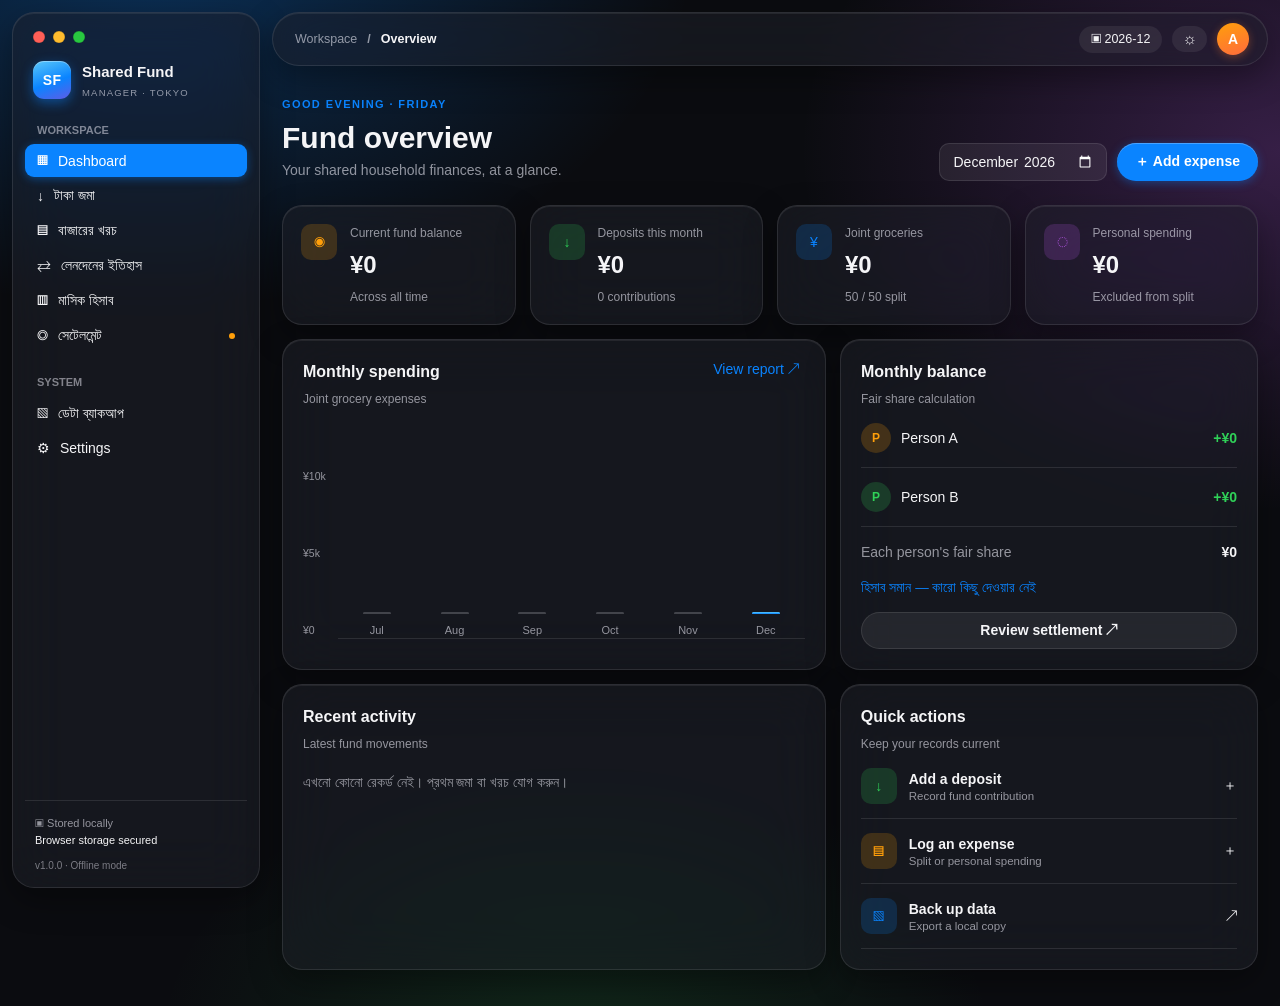
<file: index.html>
<!doctype html>
<html lang="bn">
<head>
  <meta charset="UTF-8" />
  <meta name="viewport" content="width=device-width, initial-scale=1.0" />
  <meta name="color-scheme" content="dark light" />
  <title>Shared Fund Manager</title>
  <link rel="stylesheet" href="fund-manager.css" />
</head>
<body>
  <div class="app-shell">
    <aside class="sidebar">
      <div class="traffic" aria-hidden="true"><i></i><i></i><i></i></div>
      <div class="brand"><div class="brand-mark">SF</div><div><strong>Shared Fund</strong><span>MANAGER · TOKYO</span></div></div>
      <div class="nav-label">WORKSPACE</div>
      <nav>
        <button class="active" data-page="dashboard">▦ <span>Dashboard</span></button>
        <button data-page="deposits">↓ <span>টাকা জমা</span></button>
        <button data-page="expenses">▤ <span>বাজারের খরচ</span></button>
        <button data-page="transactions">⇄ <span>লেনদেনের ইতিহাস</span></button>
        <button data-page="reports">▥ <span>মাসিক হিসাব</span></button>
        <button data-page="settlement">◎ <span>সেটেলমেন্ট</span><i class="nav-dot"></i></button>
      </nav>
      <div class="nav-label secondary-label">SYSTEM</div>
      <nav><button data-page="backup">▧ <span>ডেটা ব্যাকআপ</span></button><button data-page="settings">⚙ <span>Settings</span></button></nav>
      <div class="sidebar-bottom"><div class="secure">▣ <span>Stored locally<br><b>Browser storage secured</b></span></div><div class="version">v1.0.0 · Offline mode</div></div>
    </aside>
    <main class="main-content">
      <header class="topbar"><button class="mobile-menu" aria-label="Open menu">☰</button><div class="breadcrumb"><span>Workspace</span><b>/</b><strong id="breadcrumb">Overview</strong></div><div class="top-actions"><button class="date-pill" id="date-toggle" type="button" title="মাস বাছুন">▣ <span id="top-month"></span></button><input id="top-month-picker" type="month" aria-label="মাস বাছুন" tabindex="-1" /><button class="theme-toggle" id="theme-toggle" type="button" aria-label="থিম পরিবর্তন করুন">☼</button><button class="avatar">A</button></div></header>
      <div class="content" id="app"></div>
    </main>
  </div>
  <div class="toast" id="toast"></div>
  <script src="fund-manager.js"></script>
</body>
</html>
</file>
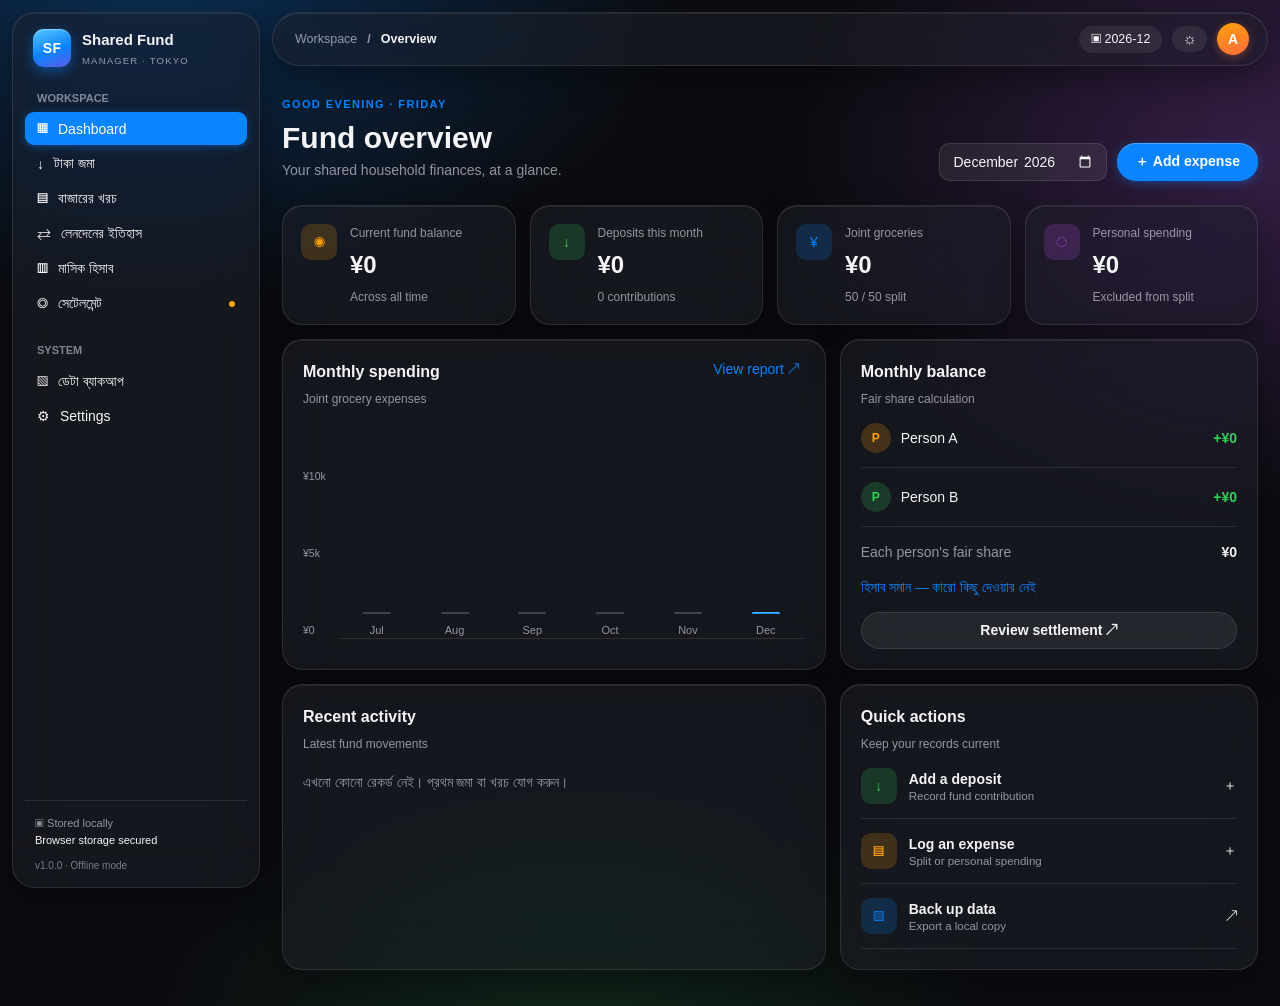
<file: fund-manager.html>
<!doctype html>
<html lang="bn">
<head>
  <meta charset="UTF-8" />
  <meta name="viewport" content="width=device-width, initial-scale=1.0" />
  <title>Shared Fund Manager</title>
  <link rel="stylesheet" href="fund-manager.css" />
</head>
<body>
  <div class="app-shell">
    <aside class="sidebar">
      <div class="brand"><div class="brand-mark">SF</div><div><strong>Shared Fund</strong><span>MANAGER · TOKYO</span></div></div>
      <div class="nav-label">WORKSPACE</div>
      <nav>
        <button class="active" data-page="dashboard">▦ <span>Dashboard</span></button>
        <button data-page="deposits">↓ <span>টাকা জমা</span></button>
        <button data-page="expenses">▤ <span>বাজারের খরচ</span></button>
        <button data-page="transactions">⇄ <span>লেনদেনের ইতিহাস</span></button>
        <button data-page="reports">▥ <span>মাসিক হিসাব</span></button>
        <button data-page="settlement">◎ <span>সেটেলমেন্ট</span><i class="nav-dot"></i></button>
      </nav>
      <div class="nav-label secondary-label">SYSTEM</div>
      <nav><button data-page="backup">▧ <span>ডেটা ব্যাকআপ</span></button><button data-page="settings">⚙ <span>Settings</span></button></nav>
      <div class="sidebar-bottom"><div class="secure">▣ <span>Stored locally<br><b>Browser storage secured</b></span></div><div class="version">v1.0.0 · Offline mode</div></div>
    </aside>
    <main class="main-content">
      <header class="topbar"><button class="mobile-menu" aria-label="Open menu">☰</button><div class="breadcrumb"><span>Workspace</span><b>/</b><strong id="breadcrumb">Overview</strong></div><div class="top-actions"><button class="date-pill" id="date-toggle" type="button" title="মাস বাছুন">▣ <span id="top-month"></span></button><input id="top-month-picker" type="month" aria-label="মাস বাছুন" tabindex="-1" /><button class="theme-toggle" id="theme-toggle" type="button" aria-label="থিম পরিবর্তন করুন">☼</button><button class="avatar">A</button></div></header>
      <div class="content" id="app"></div>
    </main>
  </div>
  <div class="toast" id="toast"></div>
  <script src="fund-manager.js"></script>
</body>
</html>
</file>
<file: fund-manager.css>
/* Shared Fund Manager — macOS "Liquid Glass" inspired theme (offline, system fonts only) */
:root{
  --bg:#0b0c10;--panel:rgba(30,32,38,.58);--panel2:rgba(255,255,255,.06);--line:rgba(255,255,255,.10);
  --muted:rgba(235,235,245,.60);--text:#f5f5f7;--accent:#0a84ff;--accent-ink:#fff;
  --orange:#ff9f0a;--green:#30d158;--blue:#0a84ff;--purple:#bf5af2;--red:#ff453a;--danger:#ff6961;
  --gold:var(--accent);--glass-blur:blur(28px) saturate(180%);--field:rgba(255,255,255,.07);
  --shadow:0 1px 0 rgba(255,255,255,.07) inset,0 12px 32px rgba(0,0,0,.35);
  --wall:radial-gradient(900px 600px at 12% -5%,rgba(10,132,255,.30),transparent 60%),radial-gradient(800px 600px at 100% 15%,rgba(191,90,242,.24),transparent 60%),radial-gradient(700px 500px at 45% 105%,rgba(48,209,88,.14),transparent 60%),#0b0c10;
  --font:-apple-system,BlinkMacSystemFont,"SF Pro Text","SF Pro Display","Helvetica Neue","Segoe UI","Hiragino Sans","Noto Sans Bengali","Kohinoor Bangla","Bangla Sangam MN","Nirmala UI","Hind Siliguri",Arial,sans-serif;
  color-scheme:dark}
.light-theme{
  --bg:#eceef5;--panel:rgba(255,255,255,.62);--panel2:rgba(0,0,0,.04);--line:rgba(0,0,0,.09);
  --muted:rgba(60,60,67,.62);--text:#1d1d1f;--accent:#007aff;
  --orange:#e08600;--green:#1fa14a;--blue:#007aff;--purple:#a23bd6;--red:#e5342b;--danger:#e5342b;
  --field:rgba(0,0,0,.05);--shadow:0 1px 0 rgba(255,255,255,.8) inset,0 10px 28px rgba(40,50,90,.12);
  --wall:radial-gradient(900px 600px at 12% -5%,rgba(0,122,255,.20),transparent 60%),radial-gradient(800px 600px at 100% 15%,rgba(191,90,242,.16),transparent 60%),radial-gradient(700px 500px at 45% 105%,rgba(48,209,88,.12),transparent 60%),#eceef5;
  color-scheme:light}
*{box-sizing:border-box}
html{-webkit-text-size-adjust:100%}
body{margin:0;background:var(--wall) fixed;color:var(--text);font:14px/1.5 var(--font);-webkit-font-smoothing:antialiased;-moz-osx-font-smoothing:grayscale}
button,input,select{font-family:inherit;font-size:inherit}
::selection{background:color-mix(in srgb,var(--accent) 35%,transparent)}
::-webkit-scrollbar{width:10px;height:10px}::-webkit-scrollbar-thumb{background:rgba(128,128,140,.35);border-radius:10px;border:2px solid transparent;background-clip:content-box}

/* layout */
.app-shell{min-height:100vh;display:flex;align-items:flex-start;gap:12px;padding:12px}
.sidebar{width:248px;flex:none;position:sticky;top:12px;height:calc(100vh - 24px);display:flex;flex-direction:column;padding:16px 12px 14px;background:var(--panel);backdrop-filter:var(--glass-blur);-webkit-backdrop-filter:var(--glass-blur);border:1px solid var(--line);border-radius:22px;box-shadow:var(--shadow);overflow-y:auto}
.traffic{display:flex;gap:8px;padding:2px 8px 18px}.traffic i{width:12px;height:12px;border-radius:50%;display:block;box-shadow:0 0 0 .5px rgba(0,0,0,.25) inset}.traffic i:nth-child(1){background:#ff5f57}.traffic i:nth-child(2){background:#febc2e}.traffic i:nth-child(3){background:#28c840}
.brand{display:flex;gap:11px;align-items:center;padding:0 8px 22px}
.brand-mark{width:38px;height:38px;border-radius:11px;background:linear-gradient(160deg,#5ac8fa,var(--accent) 55%,#5e5ce6);color:#fff;display:grid;place-items:center;font-weight:700;letter-spacing:.3px;box-shadow:0 4px 12px color-mix(in srgb,var(--accent) 45%,transparent),0 1px 0 rgba(255,255,255,.35) inset}
.brand strong{display:block;font-size:15px;font-weight:600}
.brand span{display:block;color:var(--muted);font-size:9.5px;letter-spacing:1.2px;margin-top:2px}
.nav-label{font-size:11px;font-weight:600;color:var(--muted);padding:0 12px 6px;opacity:.85}
.secondary-label{margin-top:22px}
nav{display:grid;gap:2px}
nav button{border:0;background:none;color:var(--text);text-align:left;padding:8px 12px;border-radius:9px;display:flex;gap:10px;align-items:center;transition:background .15s}
nav button:hover{background:var(--panel2)}
nav button.active{background:var(--accent);color:var(--accent-ink);font-weight:500;box-shadow:0 2px 8px color-mix(in srgb,var(--accent) 40%,transparent)}
.nav-dot{width:6px;height:6px;background:var(--orange);border-radius:50%;margin-left:auto}
nav button.active .nav-dot{background:#fff}
.sidebar-bottom{margin-top:auto}
.secure{border-top:1px solid var(--line);padding:14px 10px 10px;color:var(--muted);font-size:11px;line-height:1.5}
.secure b{color:var(--text);font-weight:500}
.version{font-size:10px;color:var(--muted);padding:0 10px;opacity:.8}
.main-content{flex:1;min-width:0}
.topbar{position:sticky;top:12px;z-index:5;height:54px;display:flex;align-items:center;justify-content:space-between;padding:0 18px 0 22px;background:var(--panel);backdrop-filter:var(--glass-blur);-webkit-backdrop-filter:var(--glass-blur);border:1px solid var(--line);border-radius:999px;box-shadow:var(--shadow)}
.breadcrumb{display:flex;gap:10px;color:var(--muted);font-size:12.5px}.breadcrumb strong{color:var(--text);font-weight:600}
.top-actions{display:flex;align-items:center;gap:10px}
.date-pill,.theme-toggle{border:0;background:var(--field);color:var(--text);cursor:pointer;padding:6px 12px;border-radius:999px;font-size:12.5px}
.date-pill:hover,.theme-toggle:hover{background:var(--panel2)}
.theme-toggle{font-size:16px;padding:4px 10px}
#top-month-picker{width:0;height:0;padding:0;border:0;opacity:0;position:absolute;pointer-events:none}
.avatar{border:0;background:linear-gradient(160deg,#ff9f0a,#ff6b3d);color:#fff;width:32px;height:32px;border-radius:50%;font-weight:600;box-shadow:0 2px 8px rgba(255,120,40,.35)}
.content{padding:30px 10px 24px;max-width:1500px}

/* headings */
.page-heading{display:flex;justify-content:space-between;align-items:flex-end;margin-bottom:24px;gap:16px}
.eyebrow{color:var(--accent);font-size:11px;letter-spacing:1.4px;font-weight:600}
.page-heading h1{font-size:30px;font-weight:700;margin:6px 0 4px;line-height:1.25}
.page-heading p{color:var(--muted);margin:0}
.heading-actions{display:flex;gap:10px;flex-wrap:wrap}
.heading-actions input,.field input,.field select,.filters input,.filters select{background:var(--field);border:1px solid var(--line);color:var(--text);border-radius:10px;padding:9px 12px;outline:none;transition:border-color .15s,box-shadow .15s}
.heading-actions input:focus,.field input:focus,.field select:focus,.filters input:focus,.filters select:focus{border-color:var(--accent);box-shadow:0 0 0 3px color-mix(in srgb,var(--accent) 28%,transparent)}

/* buttons */
.button{border:0;border-radius:999px;padding:9px 18px;font-weight:600;cursor:pointer;transition:transform .08s,filter .15s,background .15s}
.button:active{transform:scale(.98)}
.button:disabled{opacity:.55;cursor:default;transform:none}
.primary{background:var(--accent);color:var(--accent-ink);box-shadow:0 2px 10px color-mix(in srgb,var(--accent) 38%,transparent),0 1px 0 rgba(255,255,255,.25) inset}
.primary:hover:not(:disabled){filter:brightness(1.08)}
.outline{background:var(--field);border:1px solid var(--line);color:var(--text);box-shadow:none}
.outline:hover:not(:disabled){background:var(--panel2)}
.danger-btn{background:color-mix(in srgb,var(--red) 16%,transparent);color:var(--danger)}
.full{width:100%}
.ghost-button{background:none;border:0;color:var(--accent);cursor:pointer;font-weight:500}
.btn-row{display:grid;gap:10px}
.btn-row.spaced:has([data-act="setCash"]){grid-template-columns:1fr 1fr}
.btn-row+.sub{margin-top:10px}.split-line+.btn-row{margin-bottom:2px}
.icon-btn{background:var(--field);border:1px solid var(--line);color:var(--muted);width:28px;height:28px;border-radius:8px;margin-left:6px;cursor:pointer}
.icon-btn:hover{color:var(--accent);border-color:var(--accent)}.icon-btn.danger:hover{color:var(--danger);border-color:var(--danger)}
:focus-visible{outline:2px solid var(--accent);outline-offset:2px}

/* cards & panels */
.stats-grid,.report-grid{display:grid;grid-template-columns:repeat(4,1fr);gap:14px}
.stat-card,.panel{background:var(--panel);backdrop-filter:var(--glass-blur);-webkit-backdrop-filter:var(--glass-blur);border:1px solid var(--line);border-radius:20px;box-shadow:var(--shadow)}
.stat-card{padding:18px;display:flex;gap:13px;align-items:flex-start}
.stat-icon,.quick-icon,.activity-icon{width:36px;height:36px;border-radius:10px;display:grid;place-items:center;flex:none}
.stat-card span,.stat-card small{display:block;color:var(--muted);font-size:12px}
.stat-card strong{display:block;font-size:24px;font-weight:700;margin:5px 0;font-variant-numeric:tabular-nums}
.dashboard-grid,.bottom-grid{display:grid;grid-template-columns:1.3fr 1fr;gap:14px;margin-top:14px}
.panel{padding:20px}
.panel-head{display:flex;justify-content:space-between;align-items:flex-start;gap:10px}
.panel h2{margin:0 0 4px;font-size:16px;font-weight:600}
.panel-head span,.panel-head small{color:var(--muted);font-size:12px}
.spaced{margin-top:14px}

/* tints (shared by stat icons, badges, quick icons) */
.gold{--c:var(--orange)}.green{--c:var(--green)}.blue{--c:var(--blue)}.purple{--c:var(--purple)}.red{--c:var(--red)}
.stat-icon,.quick-icon,.badge,.deposit-icon,.expense-icon{background:color-mix(in srgb,var(--c,var(--muted)) 18%,transparent);color:var(--c,var(--muted))}
.deposit-icon{--c:var(--green)}.expense-icon{--c:var(--red)}
.badge{display:inline-block;padding:3px 11px;border-radius:999px;font-size:11.5px;font-weight:500;white-space:nowrap}

/* chart */
.chart{height:230px;display:flex;align-items:flex-end;padding-top:30px}
.bars{height:170px;flex:1;display:flex;align-items:flex-end;justify-content:space-around;border-bottom:1px solid var(--line)}
.bar-group{height:100%;display:flex;flex-direction:column;justify-content:flex-end;align-items:center;gap:8px;color:var(--muted);font-size:11px}
.bar{width:28px;background:color-mix(in srgb,var(--muted) 35%,transparent);border-radius:8px 8px 3px 3px;transition:height .3s}
.bar.selected{background:linear-gradient(180deg,#5ac8fa,var(--accent))}
.y-axis{height:170px;display:flex;flex-direction:column;justify-content:space-between;color:var(--muted);font-size:10.5px;margin-right:12px}
.bar-line{height:6px;background:var(--panel2);border-radius:4px;overflow:hidden}
.bar-line i{display:block;height:100%;background:linear-gradient(90deg,#5ac8fa,var(--accent));border-radius:4px}
.shop-row{padding:8px 0}

/* lists */
.member-row,.activity-row{display:flex;justify-content:space-between;align-items:center;padding:14px 0;border-bottom:1px solid var(--line)}
.member-row.compact{padding:6px 0;border:0}
.person{display:flex;align-items:center;gap:10px}
.person-avatar{width:30px;height:30px;border-radius:50%;display:grid;place-items:center;background:color-mix(in srgb,var(--orange) 20%,transparent);color:var(--orange);font-size:12px;font-weight:600}
.person-avatar.teal,.teal{background:color-mix(in srgb,var(--green) 20%,transparent);color:var(--green)}
.positive{color:var(--green)}.negative,.expense-number{color:var(--danger)}
.member-row strong,.activity-row b,.split-line b{font-variant-numeric:tabular-nums}
.split-line{display:flex;justify-content:space-between;gap:12px;color:var(--muted);padding:15px 0}
.split-line b{color:var(--text);font-weight:600}
.split-line.nopad{padding-top:0}
.owe,.big-result{line-height:1.5}
.owe{color:var(--accent);margin:0 0 14px;font-size:13.5px;font-weight:500}
.big-result{font-size:21px;font-weight:700;margin:8px 0 18px;font-variant-numeric:tabular-nums}
.quick-action{width:100%;border:0;border-bottom:1px solid var(--line);background:none;color:var(--text);padding:14px 0;display:flex;align-items:center;gap:12px;text-align:left;cursor:pointer}
.quick-action>span:nth-child(2){flex:1}
.quick-action small,.activity-copy span{display:block;color:var(--muted);font-size:11.5px;margin-top:3px}
.activity-row{gap:12px}.activity-copy{flex:1}.activity-copy strong{font-size:13px;font-weight:500}
.sub{display:block;color:var(--muted);font-size:12px;margin-top:4px;line-height:1.55}
.empty{color:var(--muted);padding:18px 0;margin:0}
.total-line{margin:12px 0 0}

/* tables */
.table-wrap{overflow-x:auto}
table{width:100%;border-collapse:collapse}
th{color:var(--muted);font-size:11.5px;font-weight:600;text-align:left;padding:10px 12px;border-bottom:1px solid var(--line);white-space:nowrap}
td{padding:12px;border-bottom:1px solid var(--line);vertical-align:middle}
th.num,td.num{text-align:right;white-space:nowrap;font-variant-numeric:tabular-nums}
tbody tr:hover{background:var(--panel2)}
.row-actions{text-align:right;white-space:nowrap}
.filters{display:flex;gap:10px;flex-wrap:wrap;margin-bottom:14px}
.filters input,.filters select{width:auto;flex:1;min-width:150px}

/* modal */
.modal-back{position:fixed;inset:0;background:rgba(0,0,0,.38);backdrop-filter:blur(8px);-webkit-backdrop-filter:blur(8px);display:grid;place-items:center;z-index:10;padding:16px}
.modal{background:color-mix(in srgb,var(--bg) 62%,transparent);backdrop-filter:blur(40px) saturate(180%);-webkit-backdrop-filter:blur(40px) saturate(180%);border:1px solid var(--line);border-radius:24px;padding:26px;width:100%;max-width:430px;max-height:92vh;overflow:auto;box-shadow:0 30px 80px rgba(0,0,0,.45),0 1px 0 rgba(255,255,255,.1) inset}
.light-theme .modal{background:rgba(255,255,255,.78)}
.modal h2{margin:0 0 18px;font-size:19px;font-weight:700}
.modal-actions{display:flex;justify-content:flex-end;gap:10px;margin-top:22px}
.field{display:block;margin-bottom:14px}
.field>span{display:block;color:var(--muted);font-size:12.5px;margin-bottom:6px}
.field input,.field select{width:100%;font-size:14px;padding:10px 12px}
.field input[type=file]{padding:9px}
.confirm-step h3{margin:6px 0 8px;font-size:17px;font-weight:600}
.step-kicker{display:inline-block;padding:3px 10px;border-radius:999px;background:color-mix(in srgb,var(--accent) 18%,transparent);color:var(--accent);font-size:11px;font-weight:600}

/* toast */
.toast{position:fixed;left:50%;transform:translateX(-50%);bottom:28px;background:var(--panel);backdrop-filter:var(--glass-blur);-webkit-backdrop-filter:var(--glass-blur);border:1px solid var(--line);padding:11px 20px;border-radius:999px;display:none;color:var(--text);box-shadow:var(--shadow);z-index:20}
.toast.show{display:block}
.mobile-menu{display:none;background:none;border:0;color:var(--text);font-size:20px;cursor:pointer}

/* responsive */
@media(max-width:1000px){.sidebar{width:220px}.stats-grid,.report-grid{grid-template-columns:repeat(2,1fr)}.dashboard-grid,.bottom-grid{grid-template-columns:1fr}}
@media(max-width:700px){
  .app-shell{padding:8px;gap:0}
  .sidebar{position:fixed;z-index:30;left:-270px;top:8px;bottom:8px;height:auto;width:250px;transition:left .25s;background:color-mix(in srgb,var(--bg) 80%,transparent)}
  .sidebar.open{left:8px}
  .mobile-menu{display:block}
  .topbar{top:8px;padding:0 12px}
  .content{padding:22px 4px}
  .page-heading{align-items:flex-start;flex-direction:column;gap:16px}
  .page-heading h1{font-size:26px}
  .stats-grid,.report-grid{grid-template-columns:1fr}
  .heading-actions{width:100%}.heading-actions input{flex:1}
  .breadcrumb span,.breadcrumb b{display:none}
}
@supports not ((backdrop-filter:blur(1px)) or (-webkit-backdrop-filter:blur(1px))){
  :root{--panel:#1c1e24}.light-theme{--panel:#fff}.modal{background:var(--panel)}}
@media(prefers-reduced-transparency:reduce){
  :root{--panel:#1c1e24}.light-theme{--panel:#fff}.sidebar,.topbar,.panel,.stat-card,.modal,.toast{backdrop-filter:none;-webkit-backdrop-filter:none}.modal{background:var(--panel)}}
@media(prefers-reduced-motion:reduce){*{transition:none!important}}
</file>
